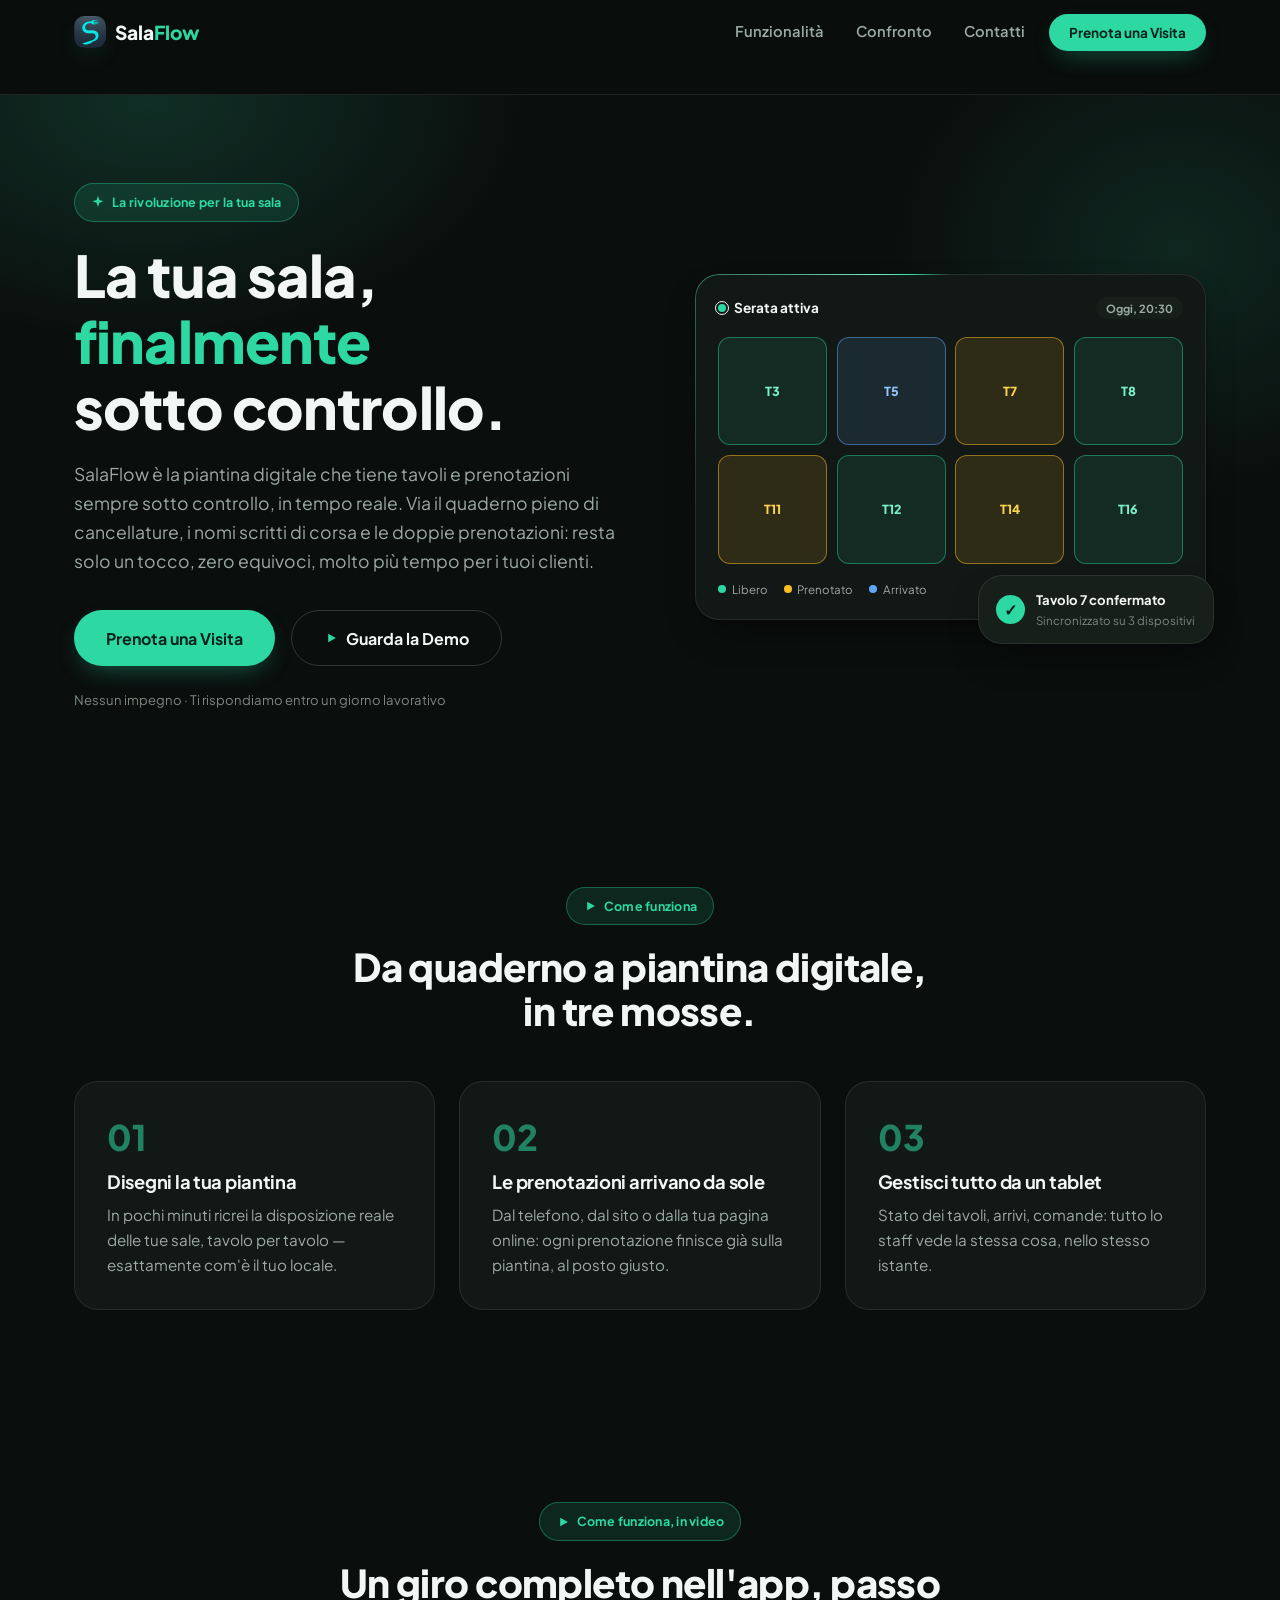
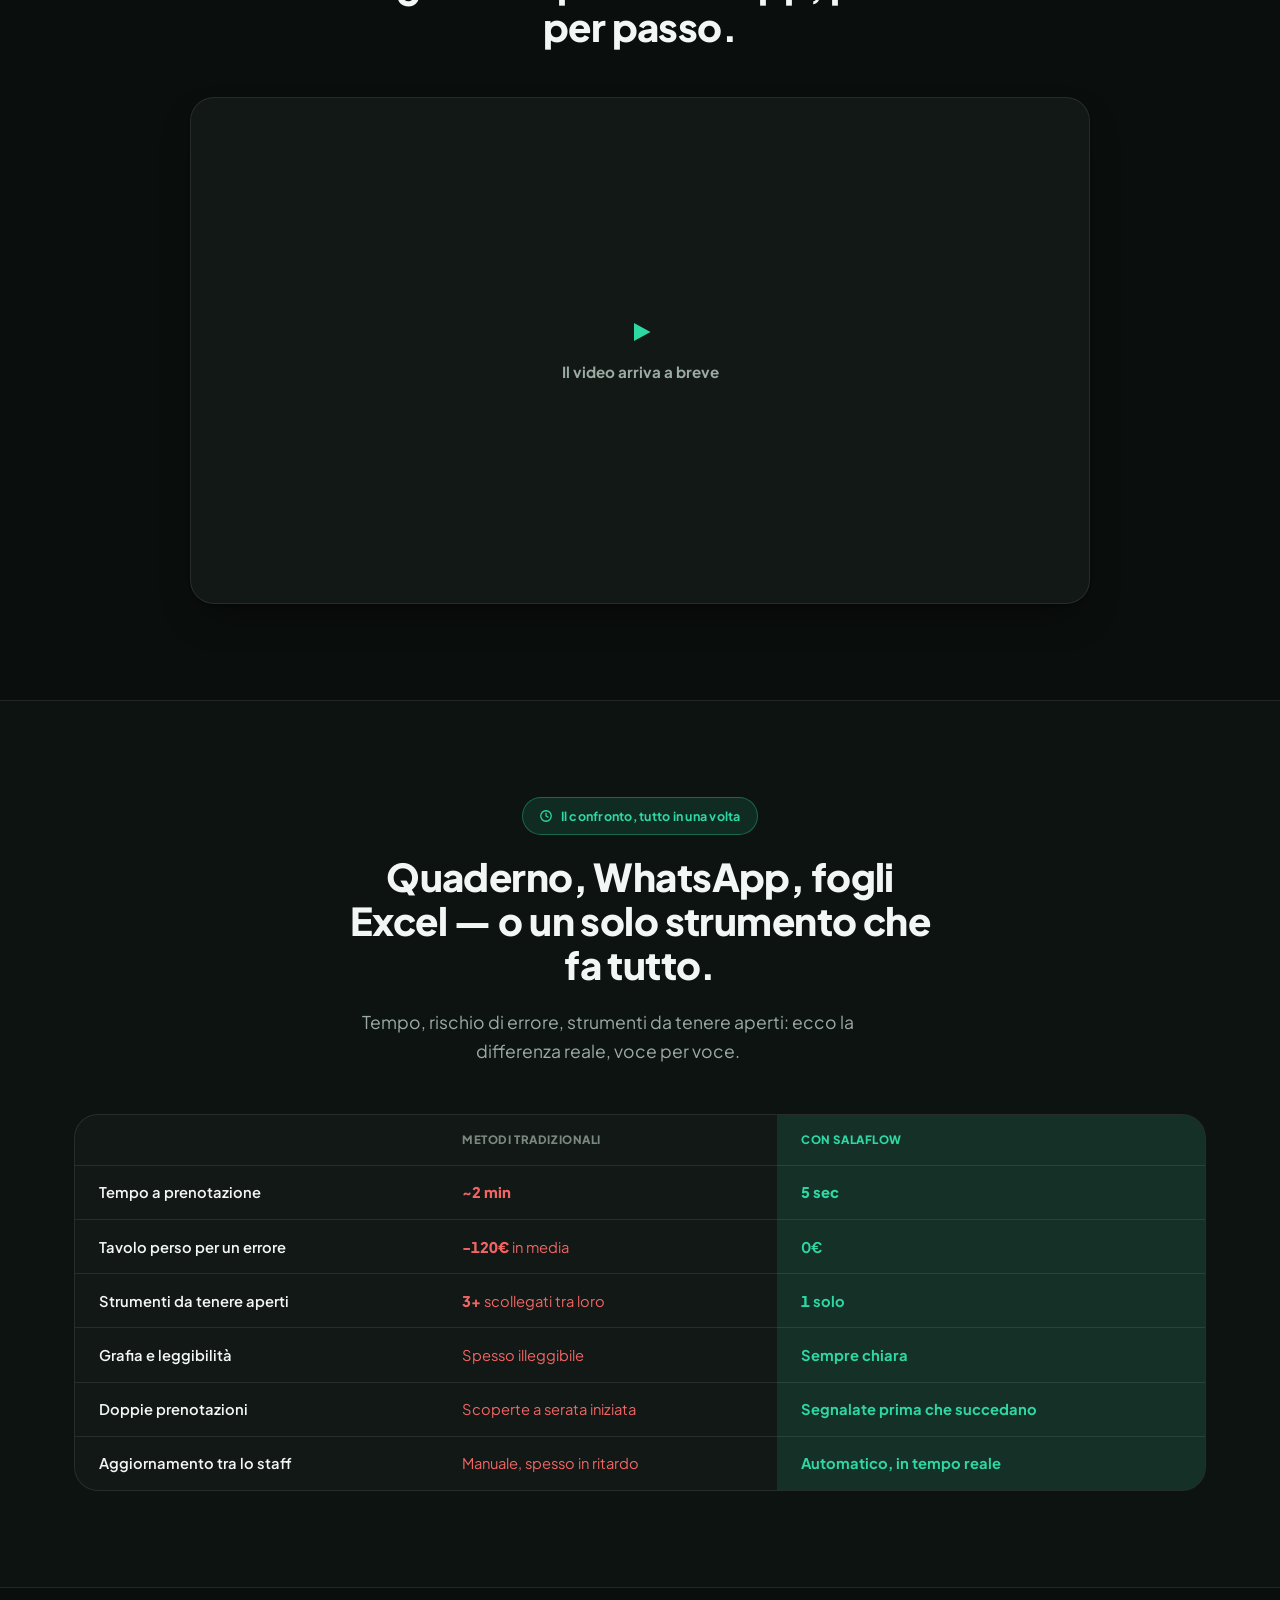
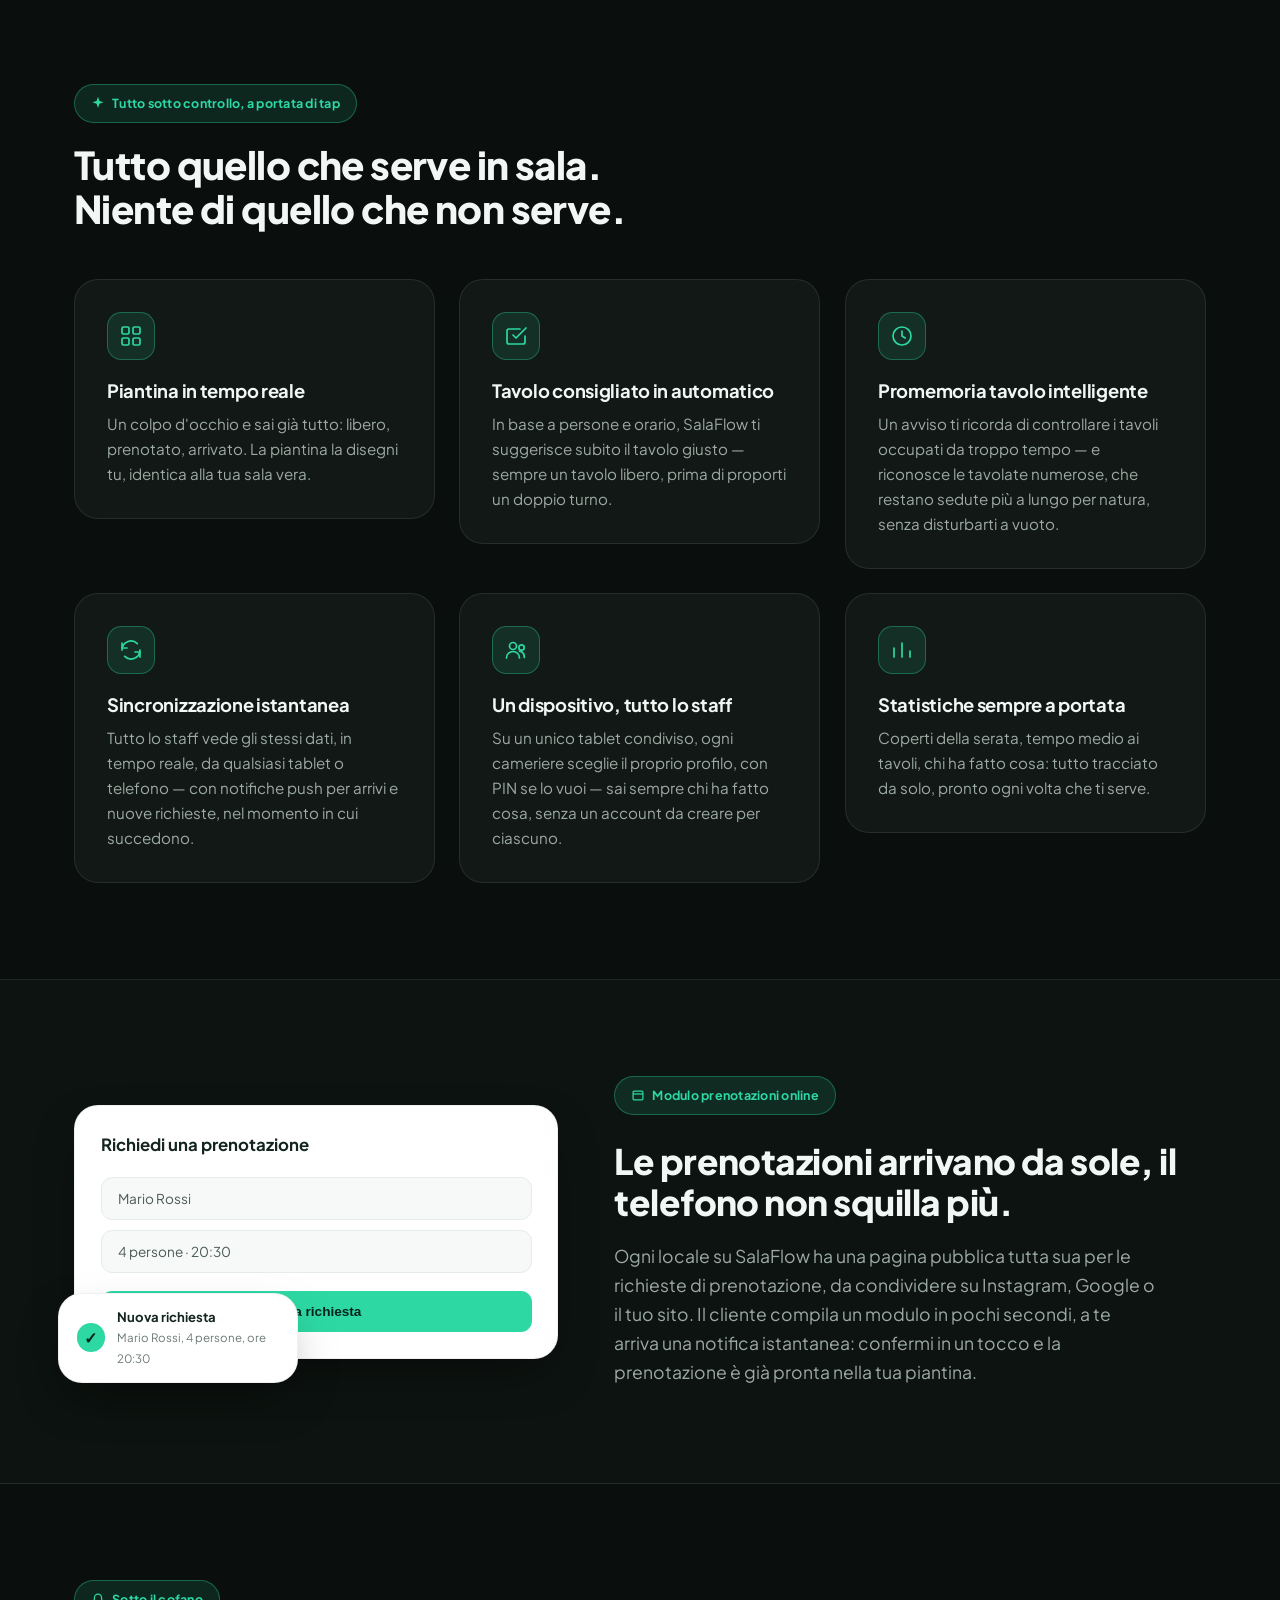
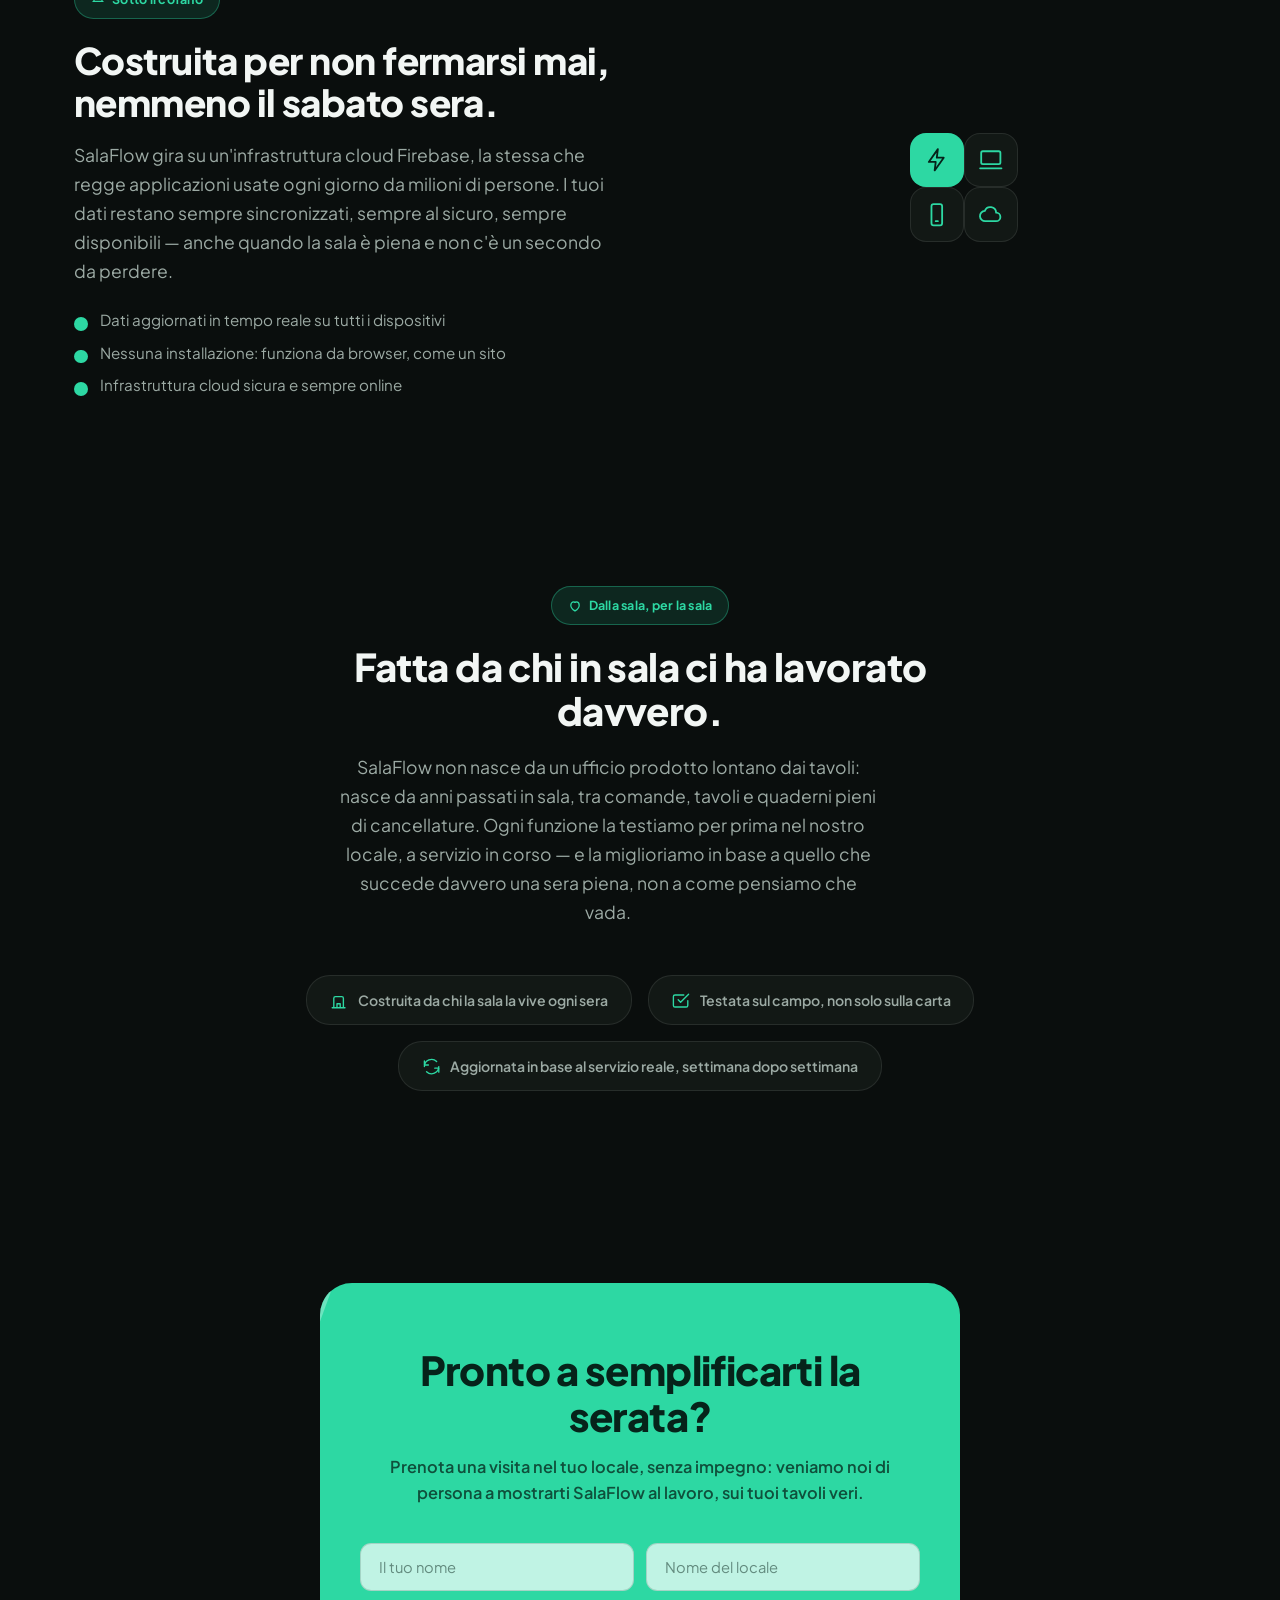
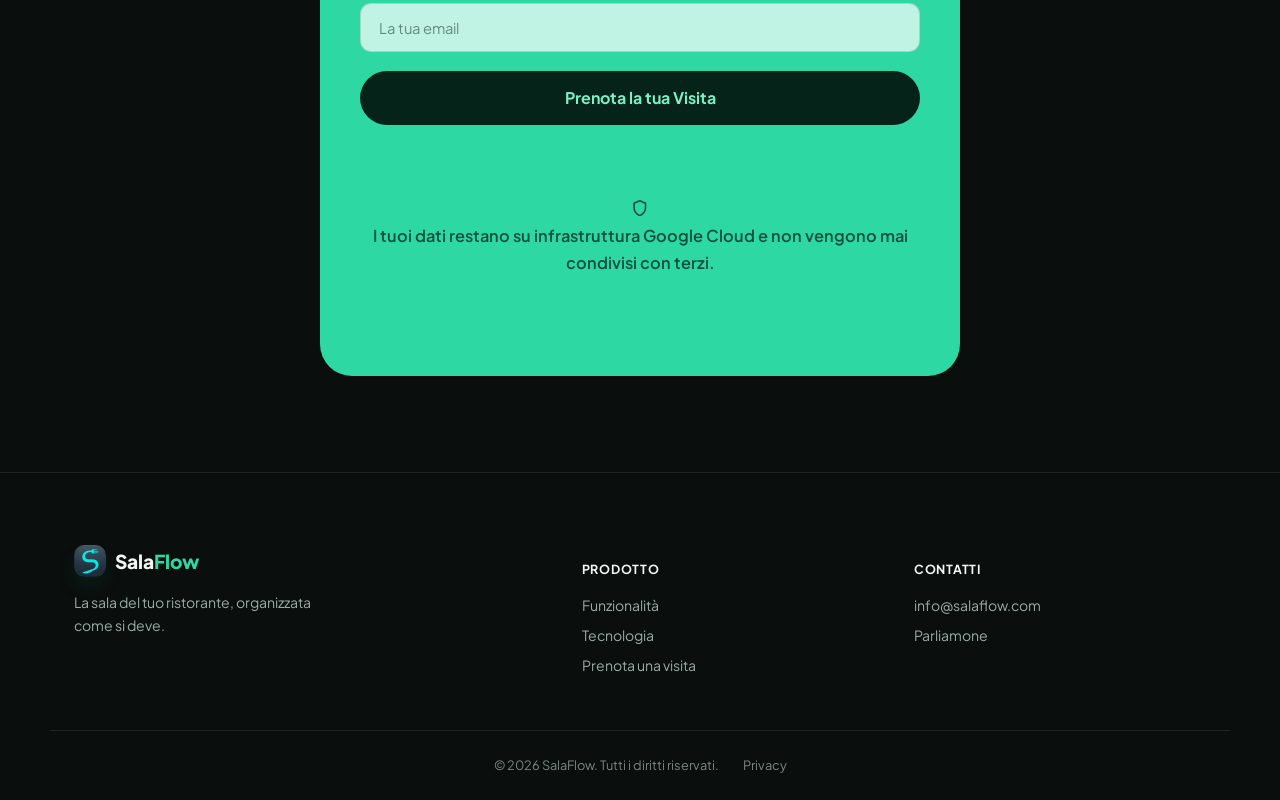
<file: index.html>
<!DOCTYPE html>
<html lang="it">
<head>
<meta charset="UTF-8">
<meta name="viewport" content="width=device-width, initial-scale=1.0">
<title>SalaFlow — La sala del tuo ristorante, finalmente sotto controllo</title>
<meta name="description" content="SalaFlow organizza tavoli e prenotazioni in tempo reale, dal telefono. Addio quaderno, doppie prenotazioni e nomi illeggibili — solo un tocco.">

<meta property="og:title" content="SalaFlow — La sala del tuo ristorante, finalmente sotto controllo">
<meta property="og:description" content="La piantina digitale che organizza tavoli e prenotazioni in tempo reale, per ristoranti che non hanno tempo da perdere.">
<meta property="og:type" content="website">
<meta property="og:url" content="https://salaflow.com/">
<meta property="og:image" content="https://salaflow.com/og-image.png">
<meta property="og:image:width" content="1200">
<meta property="og:image:height" content="630">
<meta property="og:locale" content="it_IT">
<link rel="canonical" href="https://salaflow.com/">
<!-- Se in futuro si passa a un dominio custom, aggiornare i tre URL
     sopra (og:url, og:image, canonical): i lettori di anteprima social
     (WhatsApp, LinkedIn, ecc.) spesso non risolvono percorsi relativi. -->

<meta name="twitter:card" content="summary_large_image">
<meta name="twitter:title" content="SalaFlow — La sala del tuo ristorante, finalmente sotto controllo">
<meta name="twitter:description" content="SalaFlow organizza tavoli e prenotazioni in tempo reale, dal telefono. Addio quaderno, doppie prenotazioni e nomi illeggibili — solo un tocco.">
<meta name="twitter:image" content="https://salaflow.com/og-image.png">

<script type="application/ld+json">
{
  "@context": "https://schema.org",
  "@type": "SoftwareApplication",
  "name": "SalaFlow",
  "applicationCategory": "BusinessApplication",
  "operatingSystem": "Web",
  "description": "SalaFlow organizza tavoli e prenotazioni in tempo reale per ristoranti, dal telefono: piantina digitale, prenotazioni online e sincronizzazione istantanea su tutti i dispositivi.",
  "inLanguage": "it"
}
</script>

<link rel="icon" type="image/png" href="logo.png">
<link rel="apple-touch-icon" href="logo.png">

<link rel="preconnect" href="https://fonts.googleapis.com">
<link rel="preconnect" href="https://fonts.gstatic.com" crossorigin>
<link href="https://fonts.googleapis.com/css2?family=Plus+Jakarta+Sans:wght@400;500;600;700;800&display=swap" rel="stylesheet">

<link rel="stylesheet" href="styles.css">
</head>
<body>

<div class="scroll-progress" id="scrollProgress" aria-hidden="true"></div>

<!-- ============================================= -->
<!-- NAV -->
<!-- ============================================= -->
<header class="nav" id="nav">
    <div class="wrap nav-inner">
        <a href="#top" class="brand">
            <span class="brand-mark" aria-hidden="true">
                <img src="logo.png" alt="">
            </span>
            <span>Sala<span class="accent-text">Flow</span></span>
        </a>

        <nav class="nav-links" aria-label="Navigazione principale">
            <a href="#funzionalita">Funzionalità</a>
            <a href="#confronto">Confronto</a>
            <a href="#contatti">Contatti</a>
        </nav>

        <a href="#demo" class="btn btn-primary btn-sm">Prenota una Visita</a>

        <button class="nav-toggle" id="navToggle" aria-label="Apri il menu" aria-expanded="false" aria-controls="navMobile">
            <span></span><span></span><span></span>
        </button>
    </div>
    <div class="nav-mobile" id="navMobile">
        <div class="nav-mobile-inner">
            <a href="#funzionalita">Funzionalità</a>
            <a href="#confronto">Confronto</a>
            <a href="#contatti">Contatti</a>
            <a href="#demo" class="btn btn-primary">Prenota una Visita</a>
        </div>
    </div>
</header>

<main id="top">

<!-- ============================================= -->
<!-- HERO -->
<!-- ============================================= -->
<section class="hero">
    <div class="hero-glow" aria-hidden="true"></div>
    <div class="wrap hero-inner">
        <div class="hero-copy reveal">
            <p class="pill-badge"><svg viewBox="0 0 20 20" fill="currentColor" width="14" height="14"><path d="M10 1l2 6 6 2-6 2-2 6-2-6-6-2 6-2z"/></svg> La rivoluzione per la tua sala</p>
            <h1>La tua sala, <span class="accent-text">finalmente</span><br>sotto controllo.</h1>
            <p class="lead">
                SalaFlow è la piantina digitale che tiene tavoli e prenotazioni sempre sotto controllo,
                in tempo reale. Via il quaderno pieno di cancellature, i nomi scritti di corsa e le
                doppie prenotazioni: resta solo un tocco, zero equivoci, molto più tempo per i tuoi clienti.
            </p>
            <div class="hero-cta">
                <a href="#demo" class="btn btn-primary btn-lg">Prenota una Visita</a>
                <a href="#video-demo" class="btn btn-ghost btn-lg"><svg viewBox="0 0 20 20" fill="currentColor" width="14" height="14"><path d="M6 4l11 6-11 6V4z"/></svg> Guarda la Demo</a>
            </div>
            <p class="hero-note">Nessun impegno · Ti rispondiamo entro un giorno lavorativo</p>
        </div>

        <div class="hero-visual reveal" aria-hidden="true">
            <div class="mock-card mock-card-main">
                <div class="mock-card-head">
                    <span class="dot dot-green dot-live"></span> Serata attiva
                    <span class="mock-tag">Oggi, 20:30</span>
                </div>
                <div class="mock-grid">
                    <div class="mock-table free">T3</div>
                    <div class="mock-table occ">T5</div>
                    <div class="mock-table res">T7</div>
                    <div class="mock-table free">T8</div>
                    <div class="mock-table occ">T11</div>
                    <div class="mock-table free">T12</div>
                    <div class="mock-table res">T14</div>
                    <div class="mock-table free">T16</div>
                </div>
                <div class="mock-legend">
                    <span><i class="dot dot-green"></i> Libero</span>
                    <span><i class="dot dot-amber"></i> Prenotato</span>
                    <span><i class="dot dot-blue"></i> Arrivato</span>
                </div>
            </div>
            <div class="mock-card mock-card-float">
                <span class="mock-check">✓</span>
                <div>
                    <strong>Tavolo 7 confermato</strong>
                    <small>Sincronizzato su 3 dispositivi</small>
                </div>
            </div>
        </div>
    </div>
</section>

<!-- ============================================= -->
<!-- COME FUNZIONA -->
<!-- ============================================= -->
<section class="steps">
    <div class="wrap">
        <div class="section-head section-head-center reveal">
            <p class="pill-badge"><svg viewBox="0 0 20 20" fill="currentColor" width="14" height="14"><path d="M6 4l11 6-11 6V4z"/></svg> Come funziona</p>
            <h2>Da quaderno a piantina digitale, in tre mosse.</h2>
        </div>

        <div class="steps-grid">
            <div class="step-card reveal">
                <span class="step-number">01</span>
                <h3>Disegni la tua piantina</h3>
                <p>In pochi minuti ricrei la disposizione reale delle tue sale, tavolo per tavolo — esattamente com'è il tuo locale.</p>
            </div>
            <div class="step-card reveal">
                <span class="step-number">02</span>
                <h3>Le prenotazioni arrivano da sole</h3>
                <p>Dal telefono, dal sito o dalla tua pagina online: ogni prenotazione finisce già sulla piantina, al posto giusto.</p>
            </div>
            <div class="step-card reveal">
                <span class="step-number">03</span>
                <h3>Gestisci tutto da un tablet</h3>
                <p>Stato dei tavoli, arrivi, comande: tutto lo staff vede la stessa cosa, nello stesso istante.</p>
            </div>
        </div>
    </div>
</section>

<!-- ============================================= -->
<!-- DEMO VIDEO (inline, parte da sola in muto quando -->
<!-- entra in vista scorrendo — niente pulsante play) -->
<!-- ============================================= -->
<section class="demo-video" id="video-demo">
    <div class="wrap">
        <div class="section-head section-head-center reveal">
            <p class="pill-badge"><svg viewBox="0 0 20 20" fill="currentColor" width="14" height="14"><path d="M6 4l11 6-11 6V4z"/></svg> Come funziona, in video</p>
            <h2>Un giro completo nell'app, passo per passo.</h2>
        </div>

        <!--
            Slot pronto per il video vero: quando c'è, sostituisci il
            <div class="demo-video-placeholder">...</div> qui sotto con:

            <video muted loop playsinline preload="metadata" poster="demo-poster.jpg">
                <source src="demo.mp4" type="video/mp4">
            </video>

            Non serve aggiungere altro codice: l'observer già presente in
            script.js lo fa partire da solo (in muto, in loop) appena entra
            nello schermo scorrendo, e lo mette in pausa quando esce —
            nessun tasto play da premere.
        -->
        <div class="demo-video-frame reveal" id="demoVideoFrame">
            <div class="demo-video-placeholder">
                <svg viewBox="0 0 20 20" fill="currentColor" width="30" height="30"><path d="M6 4l11 6-11 6V4z"/></svg>
                <p>Il video arriva a breve</p>
            </div>
        </div>
    </div>
</section>

<!-- ============================================= -->
<!-- CONFRONTO -->
<!-- ============================================= -->
<section class="trust-strip" id="confronto">
    <div class="wrap">
        <div class="section-head section-head-center reveal">
            <p class="pill-badge"><svg viewBox="0 0 20 20" fill="none" stroke="currentColor" stroke-width="1.8"><circle cx="10" cy="10" r="7.5"/><path d="M10 5.5V10l3.5 2"/></svg> Il confronto, tutto in una volta</p>
            <h2>Quaderno, WhatsApp, fogli Excel — o un solo strumento che fa tutto.</h2>
            <p class="lead">Tempo, rischio di errore, strumenti da tenere aperti: ecco la differenza reale, voce per voce.</p>
        </div>

        <div class="compare-table-wrap reveal">
            <table class="compare-table">
                <thead>
                    <tr>
                        <th scope="col"></th>
                        <th scope="col">Metodi tradizionali</th>
                        <th scope="col" class="compare-table-winner">Con SalaFlow</th>
                    </tr>
                </thead>
                <tbody>
                    <tr>
                        <th scope="row">Tempo a prenotazione</th>
                        <td class="bad"><span class="count-num" data-count-to="2" data-prefix="~" data-suffix=" min">~0 min</span></td>
                        <td class="good"><span class="count-num" data-count-to="5" data-suffix=" sec">0 sec</span></td>
                    </tr>
                    <tr>
                        <th scope="row">Tavolo perso per un errore</th>
                        <td class="bad"><span class="count-num" data-count-to="120" data-prefix="-" data-suffix="€">-0€</span> in media</td>
                        <td class="good">0€</td>
                    </tr>
                    <tr>
                        <th scope="row">Strumenti da tenere aperti</th>
                        <td class="bad"><span class="count-num" data-count-to="3" data-suffix="+">0+</span> scollegati tra loro</td>
                        <td class="good"><span class="count-num" data-count-to="1">0</span> solo</td>
                    </tr>
                    <tr>
                        <th scope="row">Grafia e leggibilità</th>
                        <td class="bad">Spesso illeggibile</td>
                        <td class="good">Sempre chiara</td>
                    </tr>
                    <tr>
                        <th scope="row">Doppie prenotazioni</th>
                        <td class="bad">Scoperte a serata iniziata</td>
                        <td class="good">Segnalate prima che succedano</td>
                    </tr>
                    <tr>
                        <th scope="row">Aggiornamento tra lo staff</th>
                        <td class="bad">Manuale, spesso in ritardo</td>
                        <td class="good">Automatico, in tempo reale</td>
                    </tr>
                </tbody>
            </table>
        </div>
    </div>
</section>

<!-- ============================================= -->
<!-- FEATURES -->
<!-- ============================================= -->
<section class="features" id="funzionalita">
    <div class="wrap">
        <div class="section-head reveal">
            <p class="pill-badge"><svg viewBox="0 0 20 20" fill="currentColor" width="14" height="14"><path d="M10 1l2 6 6 2-6 2-2 6-2-6-6-2 6-2z"/></svg> Tutto sotto controllo, a portata di tap</p>
            <h2>Tutto quello che serve in sala.<br>Niente di quello che non serve.</h2>
        </div>

        <div class="features-grid">
            <article class="feature-card reveal">
                <div class="feature-card-inner">
                    <div class="feature-icon">
                        <svg viewBox="0 0 24 24" fill="none" stroke="currentColor" stroke-width="1.7" stroke-linecap="round" stroke-linejoin="round"><rect x="3" y="3" width="7" height="7" rx="1.5"/><rect x="14" y="3" width="7" height="7" rx="1.5"/><rect x="3" y="14" width="7" height="7" rx="1.5"/><rect x="14" y="14" width="7" height="7" rx="1.5"/></svg>
                    </div>
                    <h3>Piantina in tempo reale</h3>
                    <p>Un colpo d'occhio e sai già tutto: libero, prenotato, arrivato. La piantina la disegni tu, identica alla tua sala vera.</p>
                    <div class="feature-card-glare" aria-hidden="true"></div>
                </div>
            </article>

            <article class="feature-card reveal">
                <div class="feature-card-inner">
                    <div class="feature-icon">
                        <svg viewBox="0 0 24 24" fill="none" stroke="currentColor" stroke-width="1.7" stroke-linecap="round" stroke-linejoin="round"><path d="M9 11l3 3L22 4"/><path d="M21 12v6a2 2 0 0 1-2 2H5a2 2 0 0 1-2-2V7a2 2 0 0 1 2-2h11"/></svg>
                    </div>
                    <h3>Tavolo consigliato in automatico</h3>
                    <p>In base a persone e orario, SalaFlow ti suggerisce subito il tavolo giusto — sempre un tavolo libero, prima di proporti un doppio turno.</p>
                    <div class="feature-card-glare" aria-hidden="true"></div>
                </div>
            </article>

            <article class="feature-card reveal">
                <div class="feature-card-inner">
                    <div class="feature-icon">
                        <svg viewBox="0 0 24 24" fill="none" stroke="currentColor" stroke-width="1.7" stroke-linecap="round" stroke-linejoin="round"><circle cx="12" cy="12" r="9"/><path d="M12 7v5l3.2 2"/></svg>
                    </div>
                    <h3>Promemoria tavolo intelligente</h3>
                    <p>Un avviso ti ricorda di controllare i tavoli occupati da troppo tempo — e riconosce le tavolate numerose, che restano sedute più a lungo per natura, senza disturbarti a vuoto.</p>
                    <div class="feature-card-glare" aria-hidden="true"></div>
                </div>
            </article>

            <article class="feature-card reveal">
                <div class="feature-card-inner">
                    <div class="feature-icon">
                        <svg viewBox="0 0 24 24" fill="none" stroke="currentColor" stroke-width="1.7" stroke-linecap="round" stroke-linejoin="round"><path d="M21 12a9 9 0 0 1-15.3 6.4M3 12a9 9 0 0 1 15.3-6.4"/><path d="M3 5v5h5M21 19v-5h-5"/></svg>
                    </div>
                    <h3>Sincronizzazione istantanea</h3>
                    <p>Tutto lo staff vede gli stessi dati, in tempo reale, da qualsiasi tablet o telefono — con notifiche push per arrivi e nuove richieste, nel momento in cui succedono.</p>
                    <div class="feature-card-glare" aria-hidden="true"></div>
                </div>
            </article>

            <article class="feature-card reveal">
                <div class="feature-card-inner">
                    <div class="feature-icon">
                        <svg viewBox="0 0 24 24" fill="none" stroke="currentColor" stroke-width="1.7" stroke-linecap="round" stroke-linejoin="round"><circle cx="9" cy="8" r="3.5"/><path d="M2.5 20c0-4 3-6.5 6.5-6.5S15.5 16 15.5 20"/><circle cx="17.5" cy="9.5" r="2.7"/><path d="M15.5 13.2c2.8.5 4.8 2.7 4.8 6.3"/></svg>
                    </div>
                    <h3>Un dispositivo, tutto lo staff</h3>
                    <p>Su un unico tablet condiviso, ogni cameriere sceglie il proprio profilo, con PIN se lo vuoi — sai sempre chi ha fatto cosa, senza un account da creare per ciascuno.</p>
                    <div class="feature-card-glare" aria-hidden="true"></div>
                </div>
            </article>

            <article class="feature-card reveal">
                <div class="feature-card-inner">
                    <div class="feature-icon">
                        <svg viewBox="0 0 24 24" fill="none" stroke="currentColor" stroke-width="1.7" stroke-linecap="round" stroke-linejoin="round"><path d="M4 19V10M12 19V5M20 19v-6"/></svg>
                    </div>
                    <h3>Statistiche sempre a portata</h3>
                    <p>Coperti della serata, tempo medio ai tavoli, chi ha fatto cosa: tutto tracciato da solo, pronto ogni volta che ti serve.</p>
                    <div class="feature-card-glare" aria-hidden="true"></div>
                </div>
            </article>
        </div>
    </div>
</section>

<!-- ============================================= -->
<!-- SITO PRENOTAZIONI PUBBLICO -->
<!-- ============================================= -->
<section class="booking-site">
    <div class="wrap booking-site-inner">
        <div class="booking-site-visual reveal" aria-hidden="true">
            <div class="mock-card mock-card-light">
                <p class="mock-form-title">Richiedi una prenotazione</p>
                <div class="mock-field">Mario Rossi</div>
                <div class="mock-field">4 persone · 20:30</div>
                <button type="button" class="mock-btn">Invia richiesta</button>
            </div>
            <div class="mock-card mock-card-light mock-card-float-light">
                <span class="mock-check">✓</span>
                <div>
                    <strong>Nuova richiesta</strong>
                    <small>Mario Rossi, 4 persone, ore 20:30</small>
                </div>
            </div>
        </div>
        <div class="booking-site-copy reveal">
            <p class="pill-badge"><svg viewBox="0 0 20 20" fill="none" stroke="currentColor" stroke-width="1.8"><rect x="3" y="4.5" width="14" height="12.5" rx="1.5"/><line x1="3" y1="8.5" x2="17" y2="8.5"/></svg> Modulo prenotazioni online</p>
            <h2>Le prenotazioni arrivano da sole, il telefono non squilla più.</h2>
            <p class="lead">
                Ogni locale su SalaFlow ha una pagina pubblica tutta sua per le richieste di
                prenotazione, da condividere su Instagram, Google o il tuo sito. Il cliente
                compila un modulo in pochi secondi, a te arriva una notifica istantanea:
                confermi in un tocco e la prenotazione è già pronta nella tua piantina.
            </p>
        </div>
    </div>
</section>

<!-- ============================================= -->
<!-- SOTTO IL COFANO -->
<!-- ============================================= -->
<section class="engine" id="sotto-il-cofano">
    <div class="wrap engine-inner">
        <div class="engine-copy reveal">
            <p class="pill-badge"><svg viewBox="0 0 20 20" fill="none" stroke="currentColor" stroke-width="1.8"><path d="M5 8a5 5 0 0 1 10 0c0 4 1.5 5.5 1.5 5.5h-13S5 12 5 8z"/></svg> Sotto il cofano</p>
            <h2>Costruita per non fermarsi mai, nemmeno il sabato sera.</h2>
            <p class="lead lead-light">
                SalaFlow gira su un'infrastruttura cloud Firebase, la stessa che regge applicazioni
                usate ogni giorno da milioni di persone. I tuoi dati restano sempre sincronizzati,
                sempre al sicuro, sempre disponibili — anche quando la sala è piena e non c'è
                un secondo da perdere.
            </p>
            <ul class="engine-list">
                <li>Dati aggiornati in tempo reale su tutti i dispositivi</li>
                <li>Nessuna installazione: funziona da browser, come un sito</li>
                <li>Infrastruttura cloud sicura e sempre online</li>
            </ul>
        </div>
        <div class="engine-visual reveal" aria-hidden="true">
            <div class="engine-node engine-node-1" aria-hidden="true"><svg viewBox="0 0 24 24" fill="none" stroke="currentColor" stroke-width="1.7" stroke-linecap="round" stroke-linejoin="round"><path d="M7 18h10a4 4 0 000-8 5.5 5.5 0 00-10.6-1.7A4.2 4.2 0 007 18z"/></svg></div>
            <div class="engine-node engine-node-2" aria-hidden="true"><svg viewBox="0 0 24 24" fill="none" stroke="currentColor" stroke-width="1.7" stroke-linecap="round" stroke-linejoin="round"><rect x="7" y="2" width="10" height="20" rx="2"/><line x1="11" y1="18" x2="13" y2="18"/></svg></div>
            <div class="engine-node engine-node-3" aria-hidden="true"><svg viewBox="0 0 24 24" fill="none" stroke="currentColor" stroke-width="1.7" stroke-linecap="round" stroke-linejoin="round"><rect x="3" y="4" width="18" height="12" rx="1.5"/><line x1="2" y1="20" x2="22" y2="20"/></svg></div>
            <div class="engine-node engine-node-4" aria-hidden="true"><svg viewBox="0 0 24 24" fill="none" stroke="currentColor" stroke-width="1.7" stroke-linecap="round" stroke-linejoin="round"><path d="M13 2L4.5 14H11l-1 8 8.5-12H12l1-8z"/></svg></div>
            <svg class="engine-lines" viewBox="0 0 300 300" fill="none">
                <circle class="engine-ring-outer" cx="150" cy="150" r="90" stroke="currentColor" stroke-width="1" stroke-dasharray="4 6" opacity="0.35"/>
                <circle cx="150" cy="150" r="55" stroke="currentColor" stroke-width="1" opacity="0.25"/>
            </svg>
        </div>
    </div>
</section>

<!-- ============================================= -->
<!-- DALLA SALA, PER LA SALA -->
<!-- ============================================= -->
<section class="origin-story">
    <div class="wrap">
        <div class="section-head section-head-center reveal">
            <p class="pill-badge"><svg viewBox="0 0 20 20" fill="none" stroke="currentColor" stroke-width="1.8"><path d="M10 17s-6-3.6-6-8.2C4 6 5.8 4.2 8 4.2c1 0 1.9.5 2 1.3.1-.8 1-1.3 2-1.3 2.2 0 4 1.8 4 4.6 0 4.6-6 8.2-6 8.2z"/></svg> Dalla sala, per la sala</p>
            <h2>Fatta da chi in sala ci ha lavorato davvero.</h2>
            <p class="lead">SalaFlow non nasce da un ufficio prodotto lontano dai tavoli: nasce da anni passati in sala, tra comande, tavoli e quaderni pieni di cancellature. Ogni funzione la testiamo per prima nel nostro locale, a servizio in corso — e la miglioriamo in base a quello che succede davvero una sera piena, non a come pensiamo che vada.</p>
        </div>

        <div class="origin-points reveal">
            <div class="origin-point">
                <svg viewBox="0 0 24 24" fill="none" stroke="currentColor" stroke-width="1.7" stroke-linecap="round" stroke-linejoin="round"><path d="M4 21h16M6 21V9a2 2 0 012-2h8a2 2 0 012 2v12M10 21v-5h4v5"/></svg>
                Costruita da chi la sala la vive ogni sera
            </div>
            <div class="origin-point">
                <svg viewBox="0 0 24 24" fill="none" stroke="currentColor" stroke-width="1.7" stroke-linecap="round" stroke-linejoin="round"><path d="M9 11l3 3L22 4"/><path d="M21 12v6a2 2 0 01-2 2H5a2 2 0 01-2-2V7a2 2 0 012-2h11"/></svg>
                Testata sul campo, non solo sulla carta
            </div>
            <div class="origin-point">
                <svg viewBox="0 0 24 24" fill="none" stroke="currentColor" stroke-width="1.7" stroke-linecap="round" stroke-linejoin="round"><path d="M21 12a9 9 0 01-15.3 6.4M3 12a9 9 0 0115.3-6.4"/><path d="M3 5v5h5M21 19v-5h-5"/></svg>
                Aggiornata in base al servizio reale, settimana dopo settimana
            </div>
        </div>
    </div>
</section>

<!-- ============================================= -->
<!-- CTA FINALE -->
<!-- ============================================= -->
<section class="cta-final" id="demo">
    <div class="wrap">
        <div class="cta-final-block reveal">
            <h2>Pronto a semplificarti la serata?</h2>
            <p>Prenota una visita nel tuo locale, senza impegno: veniamo noi di persona a mostrarti SalaFlow al lavoro, sui tuoi tavoli veri.</p>
            <form class="demo-form" id="demoForm">
                <input type="text" name="nome" placeholder="Il tuo nome" required aria-label="Il tuo nome">
                <input type="text" name="locale" placeholder="Nome del locale" required aria-label="Nome del locale">
                <input type="email" name="email" placeholder="La tua email" required aria-label="La tua email">
                <button type="submit" class="btn btn-dark btn-lg">Prenota la tua Visita</button>
                <p class="form-error" id="demoFormError" hidden></p>
            </form>
            <p class="form-feedback" id="demoFeedback" hidden>
                <span class="t-success-check" data-state="out" aria-hidden="true">
                    <svg viewBox="0 0 24 24" fill="none" width="20" height="20"><path d="M5 12.5l4.5 4.5L19 7.5" stroke="currentColor" stroke-width="2.5" stroke-linecap="round" stroke-linejoin="round"/></svg>
                </span>
                <span id="demoFeedbackText"></span>
            </p>
            <p class="data-trust-note"><svg viewBox="0 0 20 20" fill="none" stroke="currentColor" stroke-width="1.8" stroke-linecap="round" stroke-linejoin="round"><path d="M10 2l6.5 2.8v4.7c0 4.3-2.8 8-6.5 9.5-3.7-1.5-6.5-5.2-6.5-9.5V4.8L10 2z"/></svg> I tuoi dati restano su infrastruttura Google Cloud e non vengono mai condivisi con terzi.</p>
        </div>
    </div>
</section>

</main>

<!-- ============================================= -->
<!-- FOOTER -->
<!-- ============================================= -->
<footer class="footer" id="contatti">
    <div class="wrap footer-inner">
        <div class="footer-brand">
            <a href="#top" class="brand brand-footer">
                <span class="brand-mark" aria-hidden="true">
                    <img src="logo.png" alt="">
                </span>
                <span>Sala<span class="accent-text">Flow</span></span>
            </a>
            <p>La sala del tuo ristorante, organizzata come si deve.</p>
        </div>

        <div class="footer-col">
            <h4>Prodotto</h4>
            <a href="#funzionalita">Funzionalità</a>
            <a href="#sotto-il-cofano">Tecnologia</a>
            <a href="#demo">Prenota una visita</a>
        </div>

        <div class="footer-col">
            <h4>Contatti</h4>
            <a href="mailto:info@salaflow.com">info@salaflow.com</a>
            <a href="#demo">Parliamone</a>
        </div>
    </div>
    <div class="wrap footer-bottom">
        <p>© <span id="year"></span> SalaFlow. Tutti i diritti riservati.</p>
        <a href="privacy.html">Privacy</a>
    </div>
</footer>

<a href="#demo" class="sticky-cta" id="stickyCta">Prenota una Visita</a>

<script src="script.js"></script>
</body>
</html>
</file>
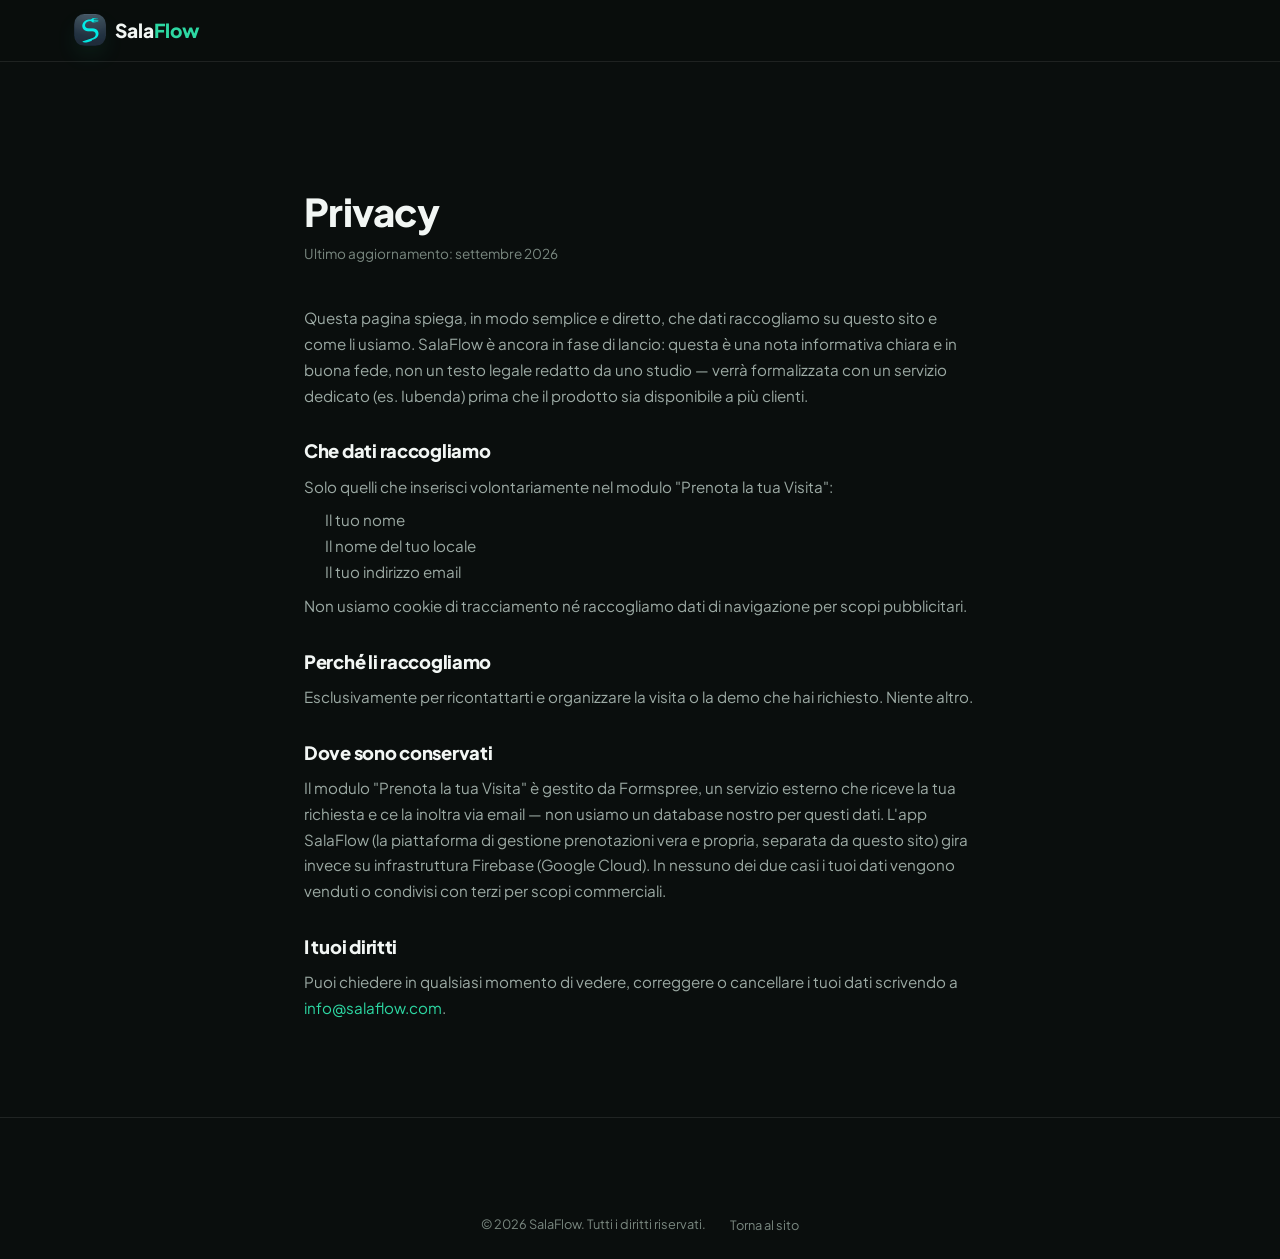
<file: privacy.html>
<!DOCTYPE html>
<html lang="it">
<head>
<meta charset="UTF-8">
<meta name="viewport" content="width=device-width, initial-scale=1.0">
<title>Privacy — SalaFlow</title>
<meta name="description" content="Come SalaFlow gestisce i dati raccolti dal modulo di richiesta visita.">
<meta name="robots" content="noindex">

<link rel="icon" type="image/png" href="logo.png">
<link rel="apple-touch-icon" href="logo.png">

<link rel="preconnect" href="https://fonts.googleapis.com">
<link rel="preconnect" href="https://fonts.gstatic.com" crossorigin>
<link href="https://fonts.googleapis.com/css2?family=Plus+Jakarta+Sans:wght@400;500;600;700;800&display=swap" rel="stylesheet">

<link rel="stylesheet" href="styles.css">
<style>
    .legal { padding: 8rem 0 6rem; max-width: 42rem; margin: 0 auto; }
    .legal h1 { font-size: clamp(1.8rem, 4vw, 2.4rem); margin-bottom: 0.5rem; }
    .legal .updated { color: var(--ink-faint); font-size: 0.85rem; margin-bottom: 2.5rem; }
    .legal h2 { font-size: 1.15rem; margin: 2rem 0 0.75rem; }
    .legal p, .legal li { color: var(--ink-soft); font-size: 0.95rem; line-height: 1.7; }
    .legal ul { padding-left: 1.3rem; margin: 0.5rem 0; }
    .legal a { color: var(--accent); }
</style>
</head>
<body>

<header class="nav" id="nav">
    <div class="wrap nav-inner">
        <a href="index.html#top" class="brand">
            <span class="brand-mark" aria-hidden="true">
                <img src="logo.png" alt="">
            </span>
            <span>Sala<span class="accent-text">Flow</span></span>
        </a>
    </div>
</header>

<main class="wrap">
    <section class="legal reveal in-view">
        <h1>Privacy</h1>
        <p class="updated">Ultimo aggiornamento: settembre 2026</p>

        <p>Questa pagina spiega, in modo semplice e diretto, che dati raccogliamo su questo sito e come li usiamo. SalaFlow è ancora in fase di lancio: questa è una nota informativa chiara e in buona fede, non un testo legale redatto da uno studio — verrà formalizzata con un servizio dedicato (es. Iubenda) prima che il prodotto sia disponibile a più clienti.</p>

        <h2>Che dati raccogliamo</h2>
        <p>Solo quelli che inserisci volontariamente nel modulo "Prenota la tua Visita":</p>
        <ul>
            <li>Il tuo nome</li>
            <li>Il nome del tuo locale</li>
            <li>Il tuo indirizzo email</li>
        </ul>
        <p>Non usiamo cookie di tracciamento né raccogliamo dati di navigazione per scopi pubblicitari.</p>

        <h2>Perché li raccogliamo</h2>
        <p>Esclusivamente per ricontattarti e organizzare la visita o la demo che hai richiesto. Niente altro.</p>

        <h2>Dove sono conservati</h2>
        <p>Il modulo "Prenota la tua Visita" è gestito da Formspree, un servizio esterno che riceve la tua richiesta e ce la inoltra via email — non usiamo un database nostro per questi dati. L'app SalaFlow (la piattaforma di gestione prenotazioni vera e propria, separata da questo sito) gira invece su infrastruttura Firebase (Google Cloud). In nessuno dei due casi i tuoi dati vengono venduti o condivisi con terzi per scopi commerciali.</p>

        <h2>I tuoi diritti</h2>
        <p>Puoi chiedere in qualsiasi momento di vedere, correggere o cancellare i tuoi dati scrivendo a <a href="mailto:info@salaflow.com">info@salaflow.com</a>.</p>
    </section>
</main>

<footer class="footer">
    <div class="wrap footer-bottom">
        <p>© <span id="year"></span> SalaFlow. Tutti i diritti riservati.</p>
        <a href="index.html">Torna al sito</a>
    </div>
</footer>

<script>document.getElementById('year').textContent = new Date().getFullYear();</script>
</body>
</html>
</file>
<file: styles.css>
/* =================================================
   SALAFLOW — LANDING PAGE
   Tema scuro, accento verde menta.
   ================================================= */

:root {
    --bg: #0a0e0d;
    --bg-alt: #0d1310;
    --surface: #121815;
    --surface-2: #171f1a;
    --border: rgba(255, 255, 255, 0.09);
    --border-strong: rgba(255, 255, 255, 0.16);

    --ink: #f2f6f4;
    --ink-soft: #9caaa4;
    --ink-faint: #7a8880;

    --accent: #2dd8a3;
    --accent-dark: #1fae82;
    --accent-light: #7bf0c8;
    --accent-soft: rgba(45, 216, 163, 0.12);
    --accent-border: rgba(45, 216, 163, 0.35);

    --danger: #f16565;
    --danger-soft: rgba(241, 101, 101, 0.12);
    --danger-border: rgba(241, 101, 101, 0.3);

    --radius-lg: 1.5rem;
    --radius-md: 1.05rem;
    --radius-sm: 0.7rem;

    --shadow-card: 0 1px 2px rgba(0, 0, 0, 0.3), 0 18px 40px -18px rgba(0, 0, 0, 0.6);
    --shadow-accent: 0 10px 26px -10px rgba(45, 216, 163, 0.45);

    color-scheme: dark;

    /* ---------- Motion tokens (transitions.dev) ---------- */
    --ease-smooth-out: cubic-bezier(0.22, 1, 0.36, 1);
    --icon-swap-dur: 250ms;
    --icon-swap-ease: ease-in-out;
    --acc-expand: 250ms;
    --acc-collapse: 250ms;
    --acc-ease: cubic-bezier(0.22, 1, 0.36, 1);
    --blur-small: 2px;
    --tilt-perspective: 1000px;
    --tilt-return: 1000ms;
    --tilt-return-ease: cubic-bezier(0.22, 1, 0.36, 1);
    --tilt-follow: 400ms;
    --tilt-follow-ease: cubic-bezier(0.22, 1, 0.36, 1);
    --tilt-glare-opacity: 0.32;
    --tilt-glare-fade: 300ms;
    --check-opacity-dur: 500ms;
    --check-rotate-dur: 500ms;
    --check-rotate-from: 80deg;
    --check-bob-dur: 500ms;
    --check-y-amount: 40px;
    --check-blur-dur: 500ms;
    --check-blur-from: 10px;
    --check-path-dur: 500ms;
    --check-path-delay: 80ms;
    --check-ease-out: cubic-bezier(0.22, 1, 0.36, 1);
    --check-ease-bob: cubic-bezier(0.34, 1.35, 0.64, 1);
    --toast-open: 350ms;
    --toast-close: 250ms;
    --toast-ease: cubic-bezier(0.22, 1, 0.36, 1);
}

* { box-sizing: border-box; }
html { scroll-behavior: smooth; }

body {
    margin: 0;
    font-family: 'Plus Jakarta Sans', -apple-system, sans-serif;
    color: var(--ink);
    background: var(--bg);
    -webkit-font-smoothing: antialiased;
    overflow-x: hidden;
}

img, svg { display: block; max-width: 100%; }

.wrap {
    max-width: 1180px;
    margin: 0 auto;
    padding: 0 1.5rem;
}

h1, h2, h3 {
    font-family: 'Plus Jakarta Sans', sans-serif;
    letter-spacing: -0.015em;
    line-height: 1.15;
    font-weight: 800;
    margin: 0;
    color: var(--ink);
}

p { margin: 0; line-height: 1.65; }
ul { margin: 0; padding: 0; list-style: none; }
a { color: inherit; text-decoration: none; }

.accent-text { color: var(--accent); }

/* ---------- Reveal-on-scroll ---------- */
.reveal {
    opacity: 0;
    transform: translateY(18px);
    transition: opacity 0.7s cubic-bezier(0.16, 1, 0.3, 1), transform 0.7s cubic-bezier(0.16, 1, 0.3, 1);
}
.reveal.in-view { opacity: 1; transform: translateY(0); }
@media (prefers-reduced-motion: reduce) {
    .reveal { opacity: 1; transform: none; transition: none; }
}

/* ---------- Pill badge (eyebrow) ---------- */
.pill-badge {
    display: inline-flex;
    align-items: center;
    gap: 0.45rem;
    font-weight: 700;
    font-size: 0.78rem;
    letter-spacing: 0.02em;
    color: var(--accent);
    background: var(--accent-soft);
    border: 1px solid var(--accent-border);
    padding: 0.5rem 1rem;
    border-radius: 999px;
    margin-bottom: 1.25rem;
}
.pill-badge svg { width: 14px; height: 14px; flex-shrink: 0; }

/* ---------- Buttons ---------- */
.btn {
    display: inline-flex;
    align-items: center;
    justify-content: center;
    gap: 0.5rem;
    padding: 0.9rem 1.6rem;
    border-radius: 999px;
    font-weight: 700;
    font-size: 0.95rem;
    border: none;
    cursor: pointer;
    transition: transform 0.2s cubic-bezier(0.34, 1.56, 0.64, 1), box-shadow 0.2s ease, background 0.2s ease, color 0.2s ease, border-color 0.2s ease;
    white-space: nowrap;
    font-family: inherit;
}
.btn:active { transform: scale(0.96); }
.btn-primary {
    position: relative;
    background: var(--accent);
    color: #06231a;
    box-shadow: var(--shadow-accent);
    overflow: hidden;
}
.btn-primary:hover { background: var(--accent-light); transform: translateY(-1px); box-shadow: 0 14px 30px -8px rgba(45, 216, 163, 0.55); }
.btn-primary::before {
    content: "";
    position: absolute;
    top: 0; bottom: 0; left: -60%;
    width: 40%;
    background: linear-gradient(120deg, transparent, rgba(255, 255, 255, 0.5), transparent);
    transform: skewX(-20deg);
    transition: left 0.6s ease;
}
.btn-primary:hover::before { left: 130%; }
.btn-ghost {
    background: transparent;
    color: var(--ink);
    border: 1.5px solid var(--border-strong);
}
.btn-ghost svg { color: var(--accent); }
.btn-ghost:hover { border-color: var(--accent); color: var(--accent-light); }
.btn-dark {
    background: #06231a;
    color: var(--accent-light);
}
.btn-dark:hover { background: #0a2e22; transform: translateY(-1px); }
.btn-sm { padding: 0.6rem 1.25rem; font-size: 0.85rem; }
.btn-lg { padding: 1.05rem 2rem; font-size: 1rem; }

/* ---------- Nav ---------- */
.nav {
    position: sticky;
    top: 0;
    z-index: 100;
    background: rgba(10, 14, 13, 0.75);
    backdrop-filter: blur(14px);
    -webkit-backdrop-filter: blur(14px);
    border-bottom: 1px solid var(--border);
}
.nav-inner { display: flex; align-items: center; gap: 1.5rem; padding: 0.9rem 1.5rem; }
.brand { display: flex; align-items: center; gap: 0.55rem; font-weight: 800; font-size: 1.2rem; margin-right: auto; color: var(--ink); }
.brand-mark {
    width: 2rem; height: 2rem; border-radius: 0.65rem;
    overflow: hidden;
    display: flex; align-items: center; justify-content: center;
    box-shadow: var(--shadow-accent);
}
.brand-mark img { width: 100%; height: 100%; object-fit: cover; display: block; }
.nav-links { display: flex; align-items: center; gap: 2rem; font-weight: 600; font-size: 0.92rem; }
.nav-links a { color: var(--ink-soft); transition: color 0.15s ease; position: relative; padding-bottom: 2px; }
.nav-links a:hover { color: var(--ink); }
.nav-links a::after {
    content: ""; position: absolute; left: 0; right: 100%; bottom: 0; height: 2px;
    background: var(--accent); border-radius: 2px;
    transition: right 0.25s cubic-bezier(0.16, 1, 0.3, 1);
}
.nav-links a:hover::after { right: 0; }
.nav-toggle { display: none; flex-direction: column; align-items: center; justify-content: center; gap: 4px; min-width: 44px; min-height: 44px; background: none; border: none; cursor: pointer; }
.nav-toggle span {
    width: 22px; height: 2px; background: var(--ink); border-radius: 2px;
    transition: transform var(--icon-swap-dur) var(--icon-swap-ease), opacity var(--icon-swap-dur) var(--icon-swap-ease);
}
/* Il pulsante espone già aria-expanded via script.js: lo stesso
   attributo che serve per l'accessibilità pilota anche il morph
   dell'icona, senza bisogno di una classe JS in più. */
.nav-toggle[aria-expanded="true"] span:nth-child(1) { transform: translateY(6px) rotate(45deg); }
.nav-toggle[aria-expanded="true"] span:nth-child(2) { opacity: 0; }
.nav-toggle[aria-expanded="true"] span:nth-child(3) { transform: translateY(-6px) rotate(-45deg); }
@media (prefers-reduced-motion: reduce) { .nav-toggle span { transition: none; } }

/* Altezza animata via grid-template-rows 0fr -> 1fr: nessuna
   misura JS, e il contenuto di qualsiasi altezza si apre pulito. */
.nav-mobile {
    display: grid;
    grid-template-rows: 0fr;
    transition: grid-template-rows var(--acc-collapse) var(--acc-ease);
}
.nav-mobile.open {
    grid-template-rows: 1fr;
    transition: grid-template-rows var(--acc-expand) var(--acc-ease);
}
.nav-mobile-inner {
    overflow: hidden;
    display: flex; flex-direction: column; gap: 0.25rem;
    padding: 0.5rem 1.5rem 1.25rem; border-top: 1px solid var(--border);
    opacity: 0; filter: blur(var(--blur-small));
    transition: opacity var(--acc-collapse) var(--acc-ease), filter var(--acc-collapse) var(--acc-ease);
}
.nav-mobile.open .nav-mobile-inner {
    opacity: 1; filter: blur(0);
    transition: opacity var(--acc-expand) var(--acc-ease), filter var(--acc-expand) var(--acc-ease);
}
.nav-mobile-inner a { padding: 0.7rem 0; font-weight: 600; color: var(--ink-soft); }
.nav-mobile-inner .btn { margin-top: 0.5rem; }
@media (prefers-reduced-motion: reduce) {
    .nav-mobile, .nav-mobile-inner { transition: none; }
}

/* ---------- Hero ---------- */
.hero { position: relative; padding: 5.5rem 0 5rem; overflow: hidden; }
.hero-glow {
    position: absolute;
    inset: -20% -10% auto -10%;
    height: 140%;
    background:
        radial-gradient(600px 380px at 18% 15%, rgba(45, 216, 163, 0.16), transparent 65%),
        radial-gradient(500px 420px at 85% 30%, rgba(45, 216, 163, 0.12), transparent 60%);
    pointer-events: none;
    animation: driftGlow 14s ease-in-out infinite alternate;
}
@keyframes driftGlow {
    0% { transform: translate(0, 0) scale(1); }
    100% { transform: translate(3%, 2%) scale(1.06); }
}
@media (prefers-reduced-motion: reduce) { .hero-glow { animation: none; } }

.hero-inner { position: relative; display: grid; grid-template-columns: 1.05fr 0.95fr; gap: 3.5rem; align-items: center; }
.hero h1 { font-size: clamp(2.3rem, 4.6vw, 3.6rem); }
.lead { font-size: 1.1rem; color: var(--ink-soft); max-width: 34rem; margin-top: 1.25rem; }
.hero-cta { display: flex; flex-wrap: wrap; gap: 1rem; margin-top: 2.1rem; }
.hero-note { margin-top: 1.4rem; font-size: 0.82rem; color: var(--ink-faint); }

/* ---------- Hero visual (mockup) ---------- */
.hero-visual { position: relative; }
.mock-card {
    background: var(--surface);
    border: 1px solid var(--border);
    border-radius: var(--radius-lg);
    box-shadow: var(--shadow-card);
}
.mock-card-main { position: relative; padding: 1.4rem; }
/* Bordo con "cometa" luminosa che scorre lungo il profilo della card,
   ispirato a Glow Border di originkit.dev — qui in puro CSS (nessuna
   dipendenza React/Framer) per restare coerente con lo stack statico
   del sito: un filo di luce lento che segnala "prodotto vivo" senza
   distrarre dal contenuto della piantina. */
@property --comet-angle { syntax: '<angle>'; inherits: false; initial-value: 0deg; }
.mock-card-main::before {
    content: "";
    position: absolute;
    inset: -1px;
    border-radius: inherit;
    padding: 1px;
    background: conic-gradient(from var(--comet-angle), transparent 0deg, transparent 255deg, var(--accent-border) 300deg, var(--accent-light) 336deg, var(--accent) 348deg, transparent 360deg);
    -webkit-mask: linear-gradient(#fff 0 0) content-box, linear-gradient(#fff 0 0);
    -webkit-mask-composite: xor;
    mask-composite: exclude;
    animation: cometRotate 7s linear infinite;
    pointer-events: none;
}
@keyframes cometRotate { to { --comet-angle: 360deg; } }
@media (prefers-reduced-motion: reduce) { .mock-card-main::before { animation: none; } }
.mock-card-head { display: flex; align-items: center; gap: 0.5rem; font-weight: 700; font-size: 0.85rem; color: var(--ink); margin-bottom: 1.1rem; }
.mock-tag { margin-left: auto; font-size: 0.7rem; font-weight: 700; color: var(--ink-soft); background: var(--surface-2); padding: 0.25rem 0.6rem; border-radius: 999px; }
.dot { width: 8px; height: 8px; border-radius: 999px; display: inline-block; }
.dot-green { background: var(--accent); }
.dot-amber { background: #fbbf24; }
.dot-blue { background: #60a5fa; }
.mock-grid { display: grid; grid-template-columns: repeat(4, 1fr); gap: 0.6rem; }
.mock-table {
    aspect-ratio: 1; border-radius: 0.75rem; display: flex; align-items: center; justify-content: center;
    font-size: 0.78rem; font-weight: 800; border: 1.5px solid;
    transition: background-color 0.35s ease, border-color 0.35s ease, color 0.35s ease;
}
.mock-table.free { background: rgba(45, 216, 163, 0.1); border-color: rgba(45, 216, 163, 0.45); color: var(--accent-light); }
.mock-table.occ { background: rgba(96, 165, 250, 0.12); border-color: rgba(96, 165, 250, 0.5); color: #93c5fd; }
.mock-table.res { background: rgba(251, 191, 36, 0.12); border-color: rgba(251, 191, 36, 0.5); color: #fcd34d; }
.mock-table-flip { animation: tableFlip 0.35s ease; }
@keyframes tableFlip { 0% { transform: scale(1); } 40% { transform: scale(0.82); } 100% { transform: scale(1); } }
@media (prefers-reduced-motion: reduce) { .mock-table-flip { animation: none; } }
.mock-legend { display: flex; gap: 1rem; margin-top: 1.1rem; font-size: 0.72rem; color: var(--ink-soft); flex-wrap: wrap; }
.mock-legend span { display: flex; align-items: center; gap: 0.35rem; }
.mock-card-float {
    position: absolute; right: -0.5rem; bottom: -1.5rem;
    display: flex; align-items: center; gap: 0.7rem;
    padding: 0.9rem 1.1rem; max-width: 15rem;
    background: var(--surface-2);
    animation: float 5s ease-in-out infinite;
}
.mock-check {
    width: 1.8rem; height: 1.8rem; flex-shrink: 0; border-radius: 999px;
    background: var(--accent); color: #06231a;
    display: flex; align-items: center; justify-content: center; font-weight: 800;
}
.mock-card-float strong { display: block; font-size: 0.82rem; color: var(--ink); }
.mock-card-float small { font-size: 0.72rem; color: var(--ink-faint); }
@keyframes float { 0%, 100% { transform: translateY(0); } 50% { transform: translateY(-8px); } }

/* Pallino "live" pulsante */
.dot-live { position: relative; }
.dot-live::after {
    content: ""; position: absolute; inset: -3px; border-radius: 999px;
    border: 1.5px solid currentColor;
    animation: pulseRing 1.8s ease-out infinite;
}
@keyframes pulseRing { 0% { transform: scale(0.6); opacity: 0.9; } 100% { transform: scale(2.2); opacity: 0; } }
@media (prefers-reduced-motion: reduce) { .dot-live::after { display: none; } }

/* ---------- Section head ---------- */
.section-head { max-width: 42rem; margin-bottom: 3rem; }
.section-head-center { max-width: 38rem; margin-left: auto; margin-right: auto; text-align: center; }
.section-head-center .pill-badge { display: inline-flex; }
.section-head h2 { font-size: clamp(1.7rem, 3vw, 2.4rem); }

/* ---------- Trust strip: confronto, tutto in una tabella ---------- */
.trust-strip { padding: 6rem 0; background: var(--bg-alt); border-top: 1px solid var(--border); border-bottom: 1px solid var(--border); }
.compare-table-wrap {
    overflow-x: auto;
    border-radius: var(--radius-lg);
    border: 1px solid var(--border);
    background: var(--surface);
}
.compare-table { width: 100%; min-width: 560px; border-collapse: collapse; }
.compare-table th, .compare-table td { padding: 1.1rem 1.5rem; text-align: left; font-size: 0.92rem; }
.compare-table thead th {
    font-size: 0.72rem; font-weight: 800; text-transform: uppercase; letter-spacing: 0.05em;
    color: var(--ink-faint); border-bottom: 1px solid var(--border);
}
.compare-table thead th.compare-table-winner { color: var(--accent); background: var(--accent-soft); }
.compare-table tbody th { font-weight: 600; color: var(--ink); white-space: nowrap; }
.compare-table tbody tr:not(:last-child) th,
.compare-table tbody tr:not(:last-child) td { border-bottom: 1px solid var(--border); }
.compare-table td.bad { color: var(--danger); }
.compare-table td.good { color: var(--accent); font-weight: 700; background: var(--accent-soft); }
.compare-table .count-num { font-weight: 800; }

/* ---------- Come funziona (3 passi) ---------- */
.steps { padding: 6rem 0; }
.steps-grid { display: grid; grid-template-columns: repeat(3, 1fr); gap: 1.5rem; }
.step-card {
    padding: 2rem;
    background: var(--surface);
    border: 1px solid var(--border);
    border-radius: var(--radius-lg);
    transition: transform 0.3s cubic-bezier(0.34, 1.56, 0.64, 1), box-shadow 0.3s ease, border-color 0.3s ease;
}
.step-card:hover { transform: translateY(-4px); box-shadow: var(--shadow-card); border-color: var(--accent-border); }
.step-number { display: block; font-size: 2.2rem; font-weight: 800; color: var(--accent); opacity: 0.55; margin-bottom: 0.75rem; }
.step-card h3 { font-size: 1.15rem; font-weight: 700; margin-bottom: 0.6rem; }
.step-card p { color: var(--ink-soft); font-size: 0.95rem; }

/* ---------- Features ---------- */
.features { padding: 6rem 0; }
.features-grid { display: grid; grid-template-columns: repeat(3, 1fr); gap: 1.5rem; }
/* .feature-card è l'area di rilevamento del puntatore (piatta,
   non ruota mai — vedi card hover tilt di transitions-dev):
   l'aspetto visivo e il tilt 3D vivono tutti su .feature-card-inner. */
.feature-card:hover .feature-card-inner { box-shadow: var(--shadow-card); border-color: var(--accent-border); }
.feature-card-inner {
    position: relative;
    padding: 2rem;
    background: var(--surface);
    border: 1px solid var(--border);
    border-radius: var(--radius-lg);
    overflow: hidden;
    transform: perspective(var(--tilt-perspective)) rotateX(var(--tilt-rx, 0deg)) rotateY(var(--tilt-ry, 0deg));
    transition: box-shadow 0.3s ease, border-color 0.3s ease, transform var(--tilt-return) var(--tilt-return-ease);
    will-change: transform;
}
.feature-card-inner.is-tilting { transition: box-shadow 0.3s ease, border-color 0.3s ease, transform var(--tilt-follow) var(--tilt-follow-ease); }
.feature-card-glare {
    position: absolute; inset: 0; pointer-events: none; opacity: 0;
    mix-blend-mode: screen;
    background:
        radial-gradient(circle 95px at var(--tilt-gx, 50%) var(--tilt-gy, 50%), rgba(255,255,255,0.32), rgba(255,255,255,0.04) 52%, rgba(255,255,255,0) 84%),
        radial-gradient(circle 200px at var(--tilt-gx, 50%) var(--tilt-gy, 50%), rgba(255,255,255,0.14), rgba(255,255,255,0) 78%);
    transition: opacity var(--tilt-glare-fade) var(--ease-smooth-out);
}
.feature-card:hover .feature-card-glare { opacity: var(--tilt-glare-opacity); }
.feature-icon {
    width: 3rem; height: 3rem; border-radius: 0.9rem;
    background: var(--accent-soft); border: 1px solid var(--accent-border);
    color: var(--accent);
    display: flex; align-items: center; justify-content: center;
    margin-bottom: 1.25rem;
    transition: transform 0.4s cubic-bezier(0.34, 1.56, 0.64, 1);
}
.feature-card:hover .feature-icon { transform: rotate(-8deg) scale(1.1); }
.feature-icon svg { width: 1.5rem; height: 1.5rem; }
.feature-card h3 { font-size: 1.15rem; font-weight: 700; margin-bottom: 0.6rem; }
.feature-card p { color: var(--ink-soft); font-size: 0.95rem; }
@media (prefers-reduced-motion: reduce) {
    .feature-card-inner { transform: none !important; transition: box-shadow 0.3s ease, border-color 0.3s ease; }
}

/* ---------- Sito prenotazioni pubblico ---------- */
.booking-site { padding: 6rem 0; background: var(--bg-alt); border-top: 1px solid var(--border); border-bottom: 1px solid var(--border); }
.booking-site-inner { display: grid; grid-template-columns: 0.9fr 1.1fr; gap: 3.5rem; align-items: center; }
.booking-site-copy h2 { font-size: clamp(1.6rem, 2.8vw, 2.2rem); margin: 0.4rem 0 1.1rem; }
.booking-site-visual { position: relative; }
.mock-card-light { background: #fff; border: 1px solid rgba(0, 0, 0, 0.06); box-shadow: 0 20px 50px -18px rgba(0, 0, 0, 0.5); padding: 1.6rem; }
.mock-form-title { font-weight: 700; font-size: 1.05rem; color: #14251f; margin-bottom: 1.1rem; }
.mock-field { padding: 0.75rem 1rem; border-radius: var(--radius-sm); border: 1.5px solid #e6ece9; background: #f6f9f8; font-size: 0.85rem; color: #4b5a54; margin-bottom: 0.65rem; }
.mock-btn { width: 100%; margin-top: 0.5rem; padding: 0.8rem; border: none; border-radius: var(--radius-sm); background: var(--accent); color: #06231a; font-weight: 700; font-size: 0.85rem; cursor: default; }
.mock-card-float-light {
    position: absolute; left: -1rem; bottom: -1.5rem;
    display: flex; align-items: center; gap: 0.7rem;
    padding: 0.9rem 1.1rem; max-width: 15rem; border-radius: var(--radius-lg);
    animation: float 5s ease-in-out infinite; animation-delay: 1s;
}
.mock-card-float-light strong { display: block; font-size: 0.82rem; color: #14251f; }
.mock-card-float-light small { font-size: 0.72rem; color: #6b7972; }

/* ---------- Engine (sotto il cofano) ---------- */
.engine { padding: 6rem 0; }
.engine-inner { display: grid; grid-template-columns: 1.1fr 0.9fr; gap: 3.5rem; align-items: center; }
.engine h2 { font-size: clamp(1.7rem, 3vw, 2.3rem); margin-bottom: 0.4rem; }
.engine .lead { margin-top: 1.1rem; }
.engine-list { margin-top: 1.5rem; display: flex; flex-direction: column; gap: 0.85rem; }
.engine-list li { padding-left: 1.6rem; position: relative; font-size: 0.95rem; color: var(--ink-soft); }
.engine-list li::before { content: ""; position: absolute; left: 0; top: 0.45rem; width: 0.85rem; height: 0.85rem; border-radius: 999px; background: var(--accent); }
.engine-visual { position: relative; aspect-ratio: 1; max-width: 320px; margin: 0 auto; }
.engine-lines { position: absolute; inset: 0; color: var(--accent); }
.engine-node {
    position: absolute; width: 3.4rem; height: 3.4rem; border-radius: 1rem;
    background: var(--surface); border: 1px solid var(--border); color: var(--accent);
    display: flex; align-items: center; justify-content: center;
    animation: float 6s ease-in-out infinite;
}
.engine-node svg { width: 1.6rem; height: 1.6rem; }
.engine-node-1 { top: 6%; left: 8%; animation-delay: 0s; }
.engine-node-2 { top: 10%; right: 6%; animation-delay: 1.2s; }
.engine-node-3 { bottom: 8%; left: 12%; animation-delay: 2.1s; }
.engine-node-4 { bottom: 12%; right: 10%; animation-delay: 0.6s; background: var(--accent); border-color: transparent; color: #06231a; }

/* ---------- Dalla sala, per la sala ---------- */
.origin-story { padding: 6rem 0; }
.origin-points { display: flex; flex-wrap: wrap; justify-content: center; gap: 1rem; margin-top: 2.5rem; }
.origin-point {
    display: flex; align-items: center; gap: 0.6rem;
    padding: 0.9rem 1.4rem;
    background: var(--surface); border: 1px solid var(--border); border-radius: var(--radius-lg);
    font-size: 0.88rem; font-weight: 600; color: var(--ink-soft);
}
.origin-point svg { width: 1.2rem; height: 1.2rem; color: var(--accent); flex-shrink: 0; }

/* ---------- CTA finale ---------- */
.cta-final { padding: 6rem 0; }
.cta-final-block {
    background: var(--accent);
    color: #06231a;
    border-radius: 2rem;
    padding: 4rem 2.5rem;
    text-align: center;
    max-width: 40rem;
    margin: 0 auto;
}
.cta-final-block h2 { color: #06231a; font-size: clamp(1.8rem, 3.2vw, 2.5rem); margin-bottom: 0.9rem; }
.cta-final-block > p { color: rgba(6, 35, 26, 0.75); font-size: 1.02rem; margin-bottom: 2.2rem; font-weight: 600; }
.demo-form { display: grid; grid-template-columns: 1fr 1fr; gap: 0.75rem; }
.demo-form input {
    grid-column: span 1;
    padding: 0.9rem 1.1rem;
    border-radius: var(--radius-sm);
    border: 1.5px solid rgba(6, 35, 26, 0.15);
    background: rgba(255, 255, 255, 0.7);
    font: inherit;
    font-size: 0.92rem;
    color: #06231a;
}
.demo-form input::placeholder { color: rgba(6, 35, 26, 0.5); }
.demo-form input:focus { outline: none; border-color: #06231a; box-shadow: 0 0 0 3px rgba(6, 35, 26, 0.25); }
.demo-form input[name="email"] { grid-column: span 2; }
.demo-form .btn { grid-column: span 2; margin-top: 0.4rem; }
.form-feedback { margin-top: 1rem; font-weight: 700; font-size: 0.9rem; display: flex; align-items: flex-start; gap: 0.5rem; text-align: left; }
.form-feedback .t-success-check { margin-top: 0.15rem; }
.cta-final-block .form-feedback { color: #06231a; }
.form-error { grid-column: span 2; margin: 0.6rem 0 0; font-weight: 700; font-size: 0.85rem; color: #b91c1c; text-align: left; }
/* Segno di spunta animato (fade + rotate + bob + stroke-draw)
   quando il form viene inviato con successo. */
.t-success-check {
    display: inline-block; flex: none;
    transform-origin: center; opacity: 0;
    will-change: transform, opacity, filter;
}
.t-success-check svg { display: block; overflow: visible; }
.t-success-check svg path {
    stroke-dasharray: 20;
    stroke-dashoffset: 20;
}
.t-success-check[data-state="in"] {
    animation:
        t-check-fade   var(--check-opacity-dur) var(--check-ease-out) forwards,
        t-check-rotate var(--check-rotate-dur)  var(--check-ease-out) forwards,
        t-check-blur   var(--check-blur-dur)    var(--check-ease-out) forwards,
        t-check-bob    var(--check-bob-dur)     var(--check-ease-bob) forwards;
}
.t-success-check[data-state="in"] svg path {
    animation: t-check-draw var(--check-path-dur) var(--check-ease-out) var(--check-path-delay) forwards;
}
@keyframes t-check-fade { from { opacity: 0; } to { opacity: 1; } }
@keyframes t-check-rotate {
    from { transform: rotate(var(--check-rotate-from)); }
    to   { transform: rotate(0deg); }
}
@keyframes t-check-blur {
    from { filter: blur(var(--check-blur-from)); }
    to   { filter: blur(0); }
}
@keyframes t-check-bob {
    from { translate: 0 calc(var(--check-y-amount) * 0.3); }
    to   { translate: 0 0; }
}
@keyframes t-check-draw { to { stroke-dashoffset: 0; } }
@media (prefers-reduced-motion: reduce) {
    .t-success-check { animation: none !important; opacity: 1; }
    .t-success-check svg path { animation: none !important; stroke-dashoffset: 0 !important; }
}
.data-trust-note {
    margin-top: 1.1rem; display: flex; flex-direction: column; align-items: center; gap: 0.4rem;
    font-size: 0.78rem; font-weight: 600; color: #06231a; text-align: center;
}
.data-trust-note svg { width: 1.1rem; height: 1.1rem; flex-shrink: 0; }

/* ---------- Footer ---------- */
.footer { background: var(--bg); border-top: 1px solid var(--border); padding: 4.5rem 0 0; }
.footer-inner { display: grid; grid-template-columns: 1.6fr 1fr 1fr; gap: 2.5rem; padding-bottom: 3.5rem; border-bottom: 1px solid var(--border); }
.footer-brand p { margin-top: 0.9rem; font-size: 0.88rem; max-width: 16rem; color: var(--ink-soft); }
.footer-col { display: flex; flex-direction: column; gap: 0.75rem; }
.footer-col h4 { font-size: 0.78rem; font-weight: 700; letter-spacing: 0.06em; text-transform: uppercase; color: var(--ink); margin-bottom: 0.4rem; }
.footer-col a { font-size: 0.88rem; color: var(--ink-soft); transition: color 0.15s ease; }
.footer-col a:hover { color: var(--accent); }
.footer-bottom { padding: 1.5rem; display: flex; align-items: center; justify-content: center; gap: 1.5rem; flex-wrap: wrap; font-size: 0.8rem; color: var(--ink-faint); }
.footer-bottom a { color: var(--ink-faint); transition: color 0.15s ease; }
.footer-bottom a:hover { color: var(--accent); }

/* =================================================
   RESPONSIVE — pc, tablet, smartphone
   ================================================= */
@media (max-width: 980px) {
    .features-grid { grid-template-columns: repeat(2, 1fr); }
}

@media (max-width: 900px) {
    .hero-inner { grid-template-columns: 1fr; }
    .hero-visual { max-width: 26rem; margin: 0 auto; }
    .engine-inner { grid-template-columns: 1fr; }
    .engine-visual { order: -1; }
    .booking-site-inner { grid-template-columns: 1fr; }
    .booking-site-visual { max-width: 26rem; margin: 0 auto; order: -1; }
    .footer-inner { grid-template-columns: 1fr 1fr; }
}

@media (max-width: 720px) {
    .nav-links { display: none; }
    .nav .btn-sm { display: none; }
    .nav-toggle { display: flex; }
    .hero { padding: 3rem 0 3.5rem; }
    .features, .engine, .cta-final, .booking-site, .trust-strip, .steps, .origin-story { padding: 4rem 0; }
    .features-grid { grid-template-columns: 1fr; }
    .steps-grid { grid-template-columns: 1fr; }
    .demo-form { grid-template-columns: 1fr; }
    .demo-form input[name="email"], .demo-form .btn { grid-column: span 1; }
    .footer-inner { grid-template-columns: 1fr; gap: 2rem; }
    .mock-card-float, .mock-card-float-light { position: static; margin-top: 1rem; animation: none; }
    .cta-final-block { padding: 2.75rem 1.5rem; border-radius: 1.5rem; }
}

/* ---------- Barra di progresso scroll ---------- */
.scroll-progress {
    position: fixed; top: 0; left: 0;
    height: 3px; width: 0%;
    background: linear-gradient(90deg, var(--accent-dark), var(--accent), var(--accent-light));
    z-index: 999;
}
@media (prefers-reduced-motion: reduce) { .scroll-progress { transition: none; } }

/* ---------- CTA fissa in basso (solo mobile) ---------- */
.sticky-cta {
    display: none;
    position: fixed; bottom: 0; left: 0; right: 0; z-index: 200;
    padding: 0.95rem 1.5rem;
    padding-bottom: calc(0.95rem + env(safe-area-inset-bottom));
    background: var(--accent); color: #06231a;
    text-align: center; font-weight: 800; font-size: 0.85rem; text-transform: uppercase; letter-spacing: 0.03em;
    box-shadow: 0 -6px 24px rgba(0, 0, 0, 0.35);
    transform: translateY(100%);
    transition: transform var(--toast-close) var(--toast-ease);
}
.sticky-cta.visible { transform: translateY(0); transition: transform var(--toast-open) var(--toast-ease); }
@media (max-width: 720px) {
    .sticky-cta { display: block; }
}
@media (prefers-reduced-motion: reduce) { .sticky-cta { transition: none; } }

/* ---------- Numeri che contano quando entrano in vista (confronto) ---------- */
.count-num { display: inline-block; font-variant-numeric: tabular-nums; }

/* ---------- Anello esterno "sotto il cofano" in rotazione lenta ---------- */
.engine-ring-outer {
    transform-box: fill-box;
    transform-origin: center;
    animation: spinSlow 40s linear infinite;
}
@keyframes spinSlow { to { transform: rotate(360deg); } }
@media (prefers-reduced-motion: reduce) { .engine-ring-outer { animation: none; } }

/* ---------- Riflesso di luce periodico sul blocco CTA finale ---------- */
.cta-final-block { position: relative; overflow: hidden; }
.cta-final-block::after {
    content: "";
    position: absolute; top: 0; left: 0;
    width: 35%; height: 100%;
    background: linear-gradient(120deg, transparent, rgba(255, 255, 255, 0.4), transparent);
    transform: translateX(-150%) skewX(-20deg);
    animation: ctaShine 5s ease-in-out infinite;
    pointer-events: none;
}
@keyframes ctaShine {
    0% { transform: translateX(-150%) skewX(-20deg); }
    30% { transform: translateX(320%) skewX(-20deg); }
    100% { transform: translateX(320%) skewX(-20deg); }
}
@media (prefers-reduced-motion: reduce) { .cta-final-block::after { animation: none; display: none; } }

/* ---------- Demo video inline (slot, in attesa del video vero) ---------- */
.demo-video { padding: 6rem 0; }
.demo-video-frame {
    position: relative; width: 100%; max-width: 900px; margin: 0 auto;
    aspect-ratio: 16 / 9;
    background: var(--surface); border: 1px solid var(--border); border-radius: var(--radius-lg);
    box-shadow: var(--shadow-card);
    overflow: hidden;
}
.demo-video-frame video { position: absolute; inset: 0; width: 100%; height: 100%; object-fit: cover; }
.demo-video-placeholder {
    position: absolute; inset: 0; display: flex; flex-direction: column; align-items: center; justify-content: center;
    gap: 0.75rem;
}
.demo-video-placeholder svg { color: var(--accent); }
.demo-video-placeholder p { color: var(--ink-soft); font-weight: 700; font-size: 0.95rem; margin: 0; }
@media (max-width: 720px) { .demo-video { padding: 4rem 0; } }
</file>
